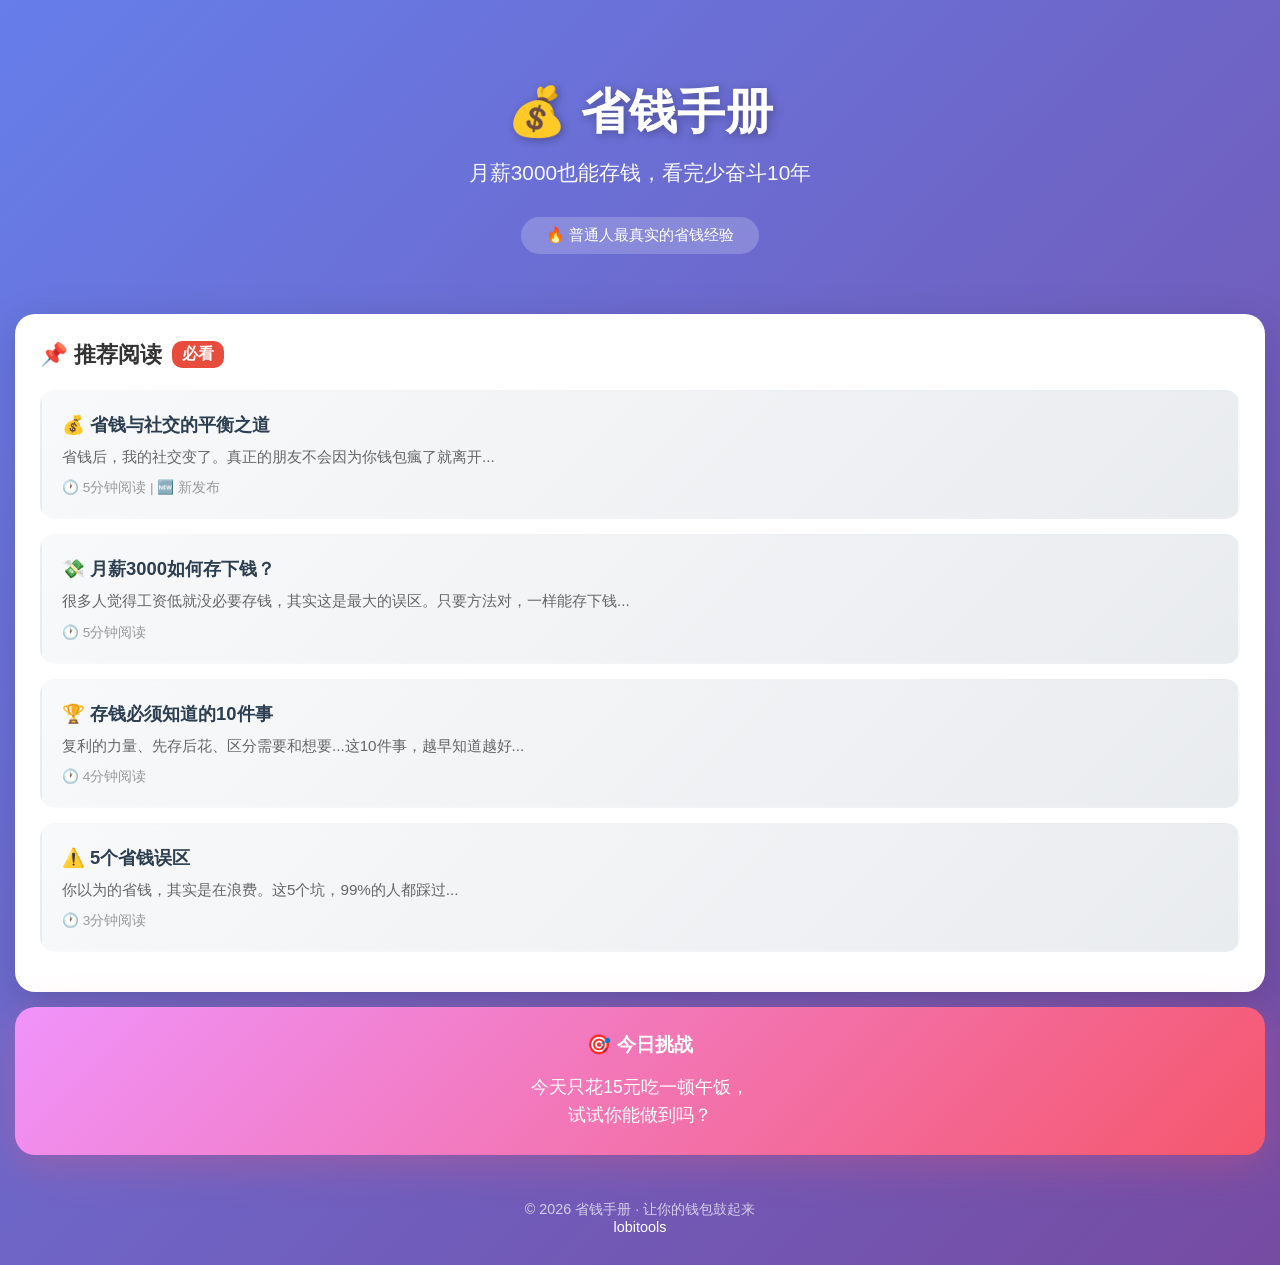
<file: index.html>
<!DOCTYPE html>
<html lang="zh-CN">
<head>
  <meta charset="UTF-8">
  <meta name="viewport" content="width=device-width, initial-scale=1.0">
  <title>省钱手册 - 让你的钱包鼓起来</title>
  <meta name="description" content="省钱手册，分享真实有效的省钱存钱方法，月薪3000也能存下钱，提供最实用的省钱攻略和低消费生活技巧">
  <meta name="keywords" content="省钱,存钱,省钱攻略,低消费,极简生活,存钱方法,省钱技巧,月薪3000存钱,理财">
  <style>
    * { margin: 0; padding: 0; box-sizing: border-box; }
    body { font-family: -apple-system, BlinkMacSystemFont, 'Segoe UI', sans-serif; background: linear-gradient(135deg, #667eea 0%, #764ba2 100%); min-height: 100vh; }
    .hero { text-align: center; padding: 80px 20px 60px; color: #fff; }
    .hero h1 { font-size: 3em; margin-bottom: 15px; text-shadow: 2px 2px 10px rgba(0,0,0,0.3); }
    .hero p { font-size: 1.3em; opacity: 0.95; margin-bottom: 30px; }
    .hero .tagline { background: rgba(255,255,255,0.2); display: inline-block; padding: 8px 25px; border-radius: 25px; font-size: 0.95em; }
    .hot-section { background: #fff; margin: 0 15px 15px; border-radius: 20px; padding: 25px; box-shadow: 0 10px 40px rgba(0,0,0,0.15); }
    .hot-section h2 { color: #333; font-size: 1.4em; margin-bottom: 20px; display: flex; align-items: center; gap: 10px; }
    .hot-section h2 span { background: #e74c3c; color: #fff; padding: 3px 10px; border-radius: 10px; font-size: 0.7em; }
    .article-card { display: block; background: linear-gradient(135deg, #f8f9fa 0%, #e9ecef 100%); padding: 20px; border-radius: 15px; margin-bottom: 15px; text-decoration: none; color: #333; transition: all 0.3s; border: 2px solid transparent; }
    .article-card:hover { transform: translateY(-3px); border-color: #667eea; box-shadow: 0 8px 25px rgba(102,126,234,0.2); }
    .article-card h3 { color: #2c3e50; font-size: 1.15em; margin-bottom: 8px; }
    .article-card p { color: #666; font-size: 0.95em; line-height: 1.6; }
    .article-card .meta { margin-top: 10px; font-size: 0.85em; color: #999; }
    .challenge-box { background: linear-gradient(135deg, #f093fb 0%, #f5576c 100%); margin: 0 15px 15px; border-radius: 20px; padding: 25px; color: #fff; text-align: center; box-shadow: 0 10px 40px rgba(245,87,108,0.3); }
    .challenge-box h3 { font-size: 1.2em; margin-bottom: 15px; }
    .challenge-box p { font-size: 1.1em; line-height: 1.6; }
    .footer { text-align: center; padding: 30px 20px; color: rgba(255,255,255,0.7); font-size: 0.9em; }
    .footer a { color: #fff; text-decoration: none; }
    @media (max-width: 600px) { .hero h1 { font-size: 2.2em; } .hero p { font-size: 1.1em; } }
  </style>
</head>
<body>
  <div class="hero">
    <h1>💰 省钱手册</h1>
    <p>月薪3000也能存钱，看完少奋斗10年</p>
    <span class="tagline">🔥 普通人最真实的省钱经验</span>
  </div>
  
  <div class="hot-section">
    <h2>📌 推荐阅读 <span>必看</span></h2>
    
    <a href="2026-04-25-省钱与社交的平衡之道.html" class="article-card">
      <h3>💰 省钱与社交的平衡之道</h3>
      <p>省钱后，我的社交变了。真正的朋友不会因为你钱包瘋了就离开...</p>
      <div class="meta">🕐 5分钟阅读 | 🆕 新发布</div>
    </a>
    
    <a href="2026-04-23-月薪3000如何存钱.html" class="article-card">
      <h3>💸 月薪3000如何存下钱？</h3>
      <p>很多人觉得工资低就没必要存钱，其实这是最大的误区。只要方法对，一样能存下钱...</p>
      <div class="meta">🕐 5分钟阅读</div>
    </a>
    
    <a href="2026-04-23-存钱必须知道的10件事.html" class="article-card">
      <h3>🏆 存钱必须知道的10件事</h3>
      <p>复利的力量、先存后花、区分需要和想要...这10件事，越早知道越好...</p>
      <div class="meta">🕐 4分钟阅读</div>
    </a>
    
    <a href="2026-04-23-5个省钱误区.html" class="article-card">
      <h3>⚠️ 5个省钱误区</h3>
      <p>你以为的省钱，其实是在浪费。这5个坑，99%的人都踩过...</p>
      <div class="meta">🕐 3分钟阅读</div>
    </a>
  </div>
  
  <div class="challenge-box">
    <h3>🎯 今日挑战</h3>
    <p>今天只花15元吃一顿午饭，<br>试试你能做到吗？</p>
  </div>
  
  <div class="footer">
    &copy; 2026 省钱手册 · 让你的钱包鼓起来<br>
    <a href="https://lobitools.github.io">lobitools</a>
  </div>
</body>
</html>
</file>
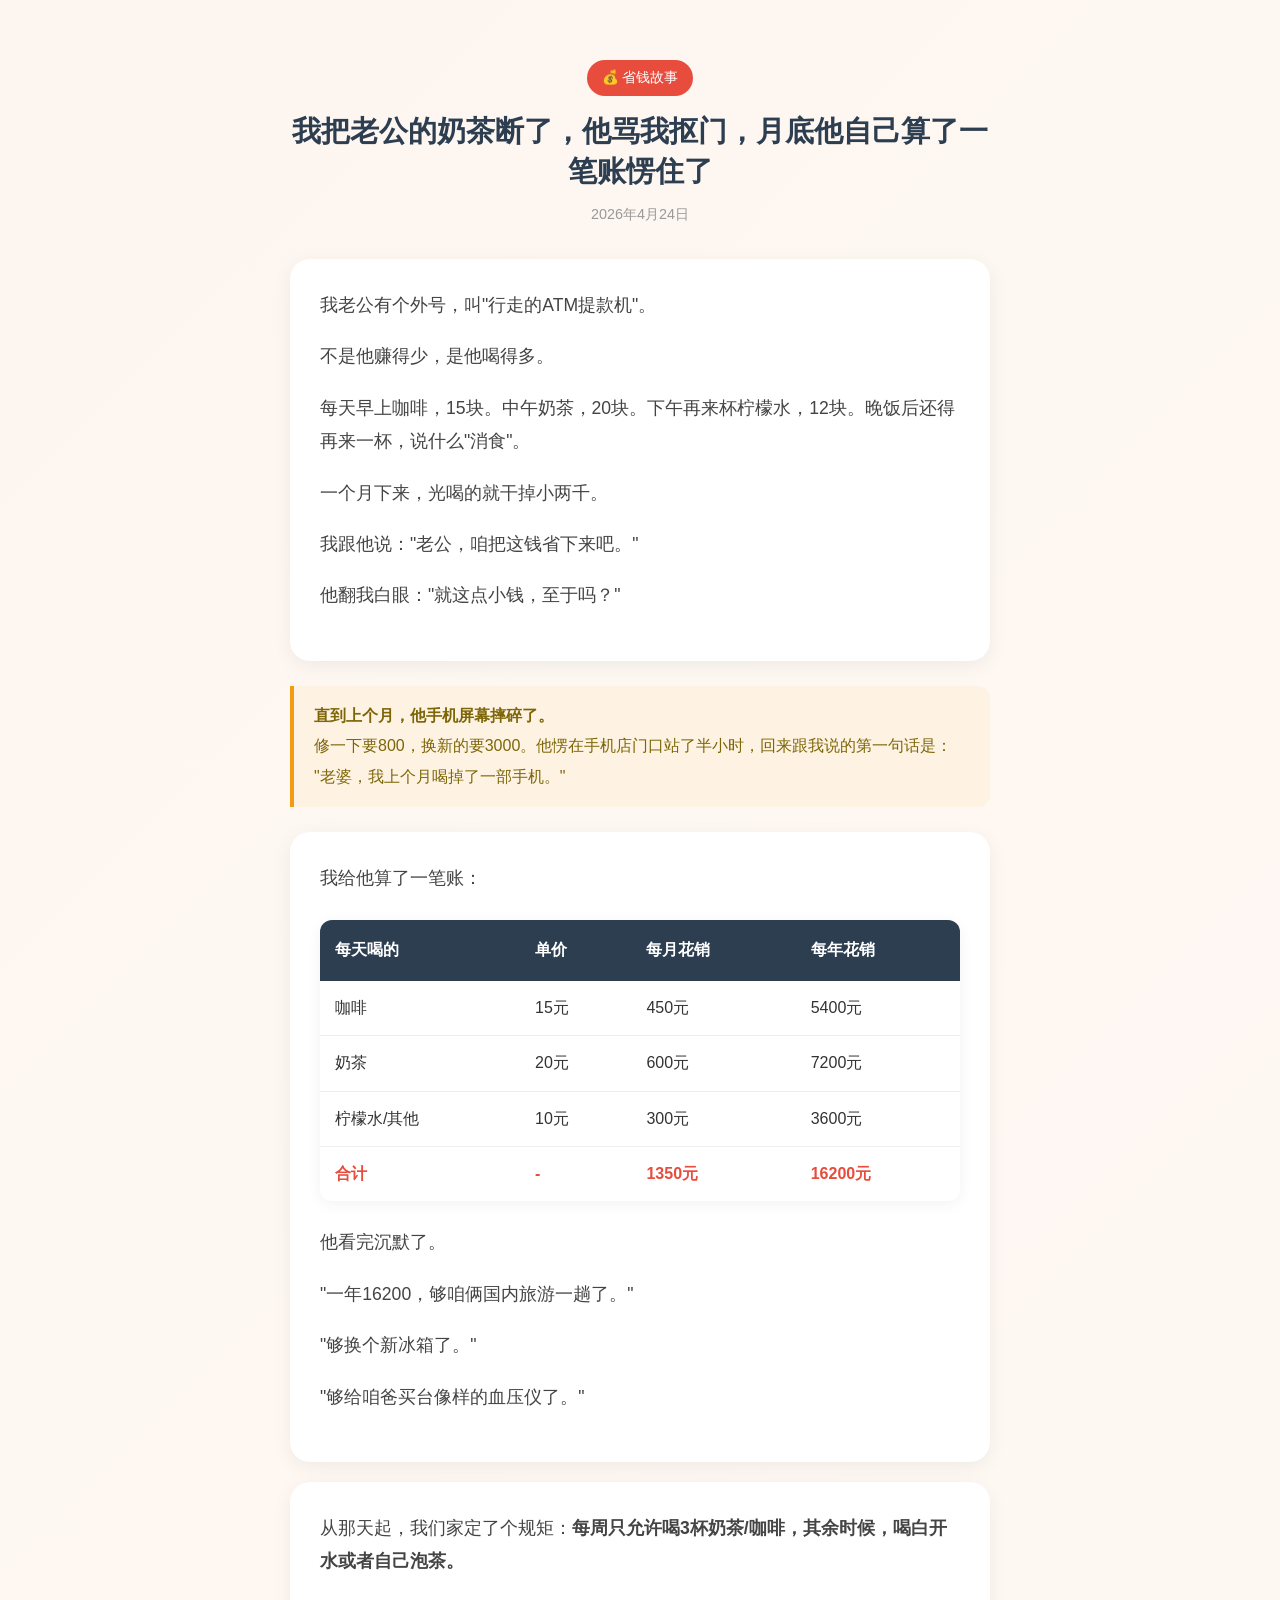
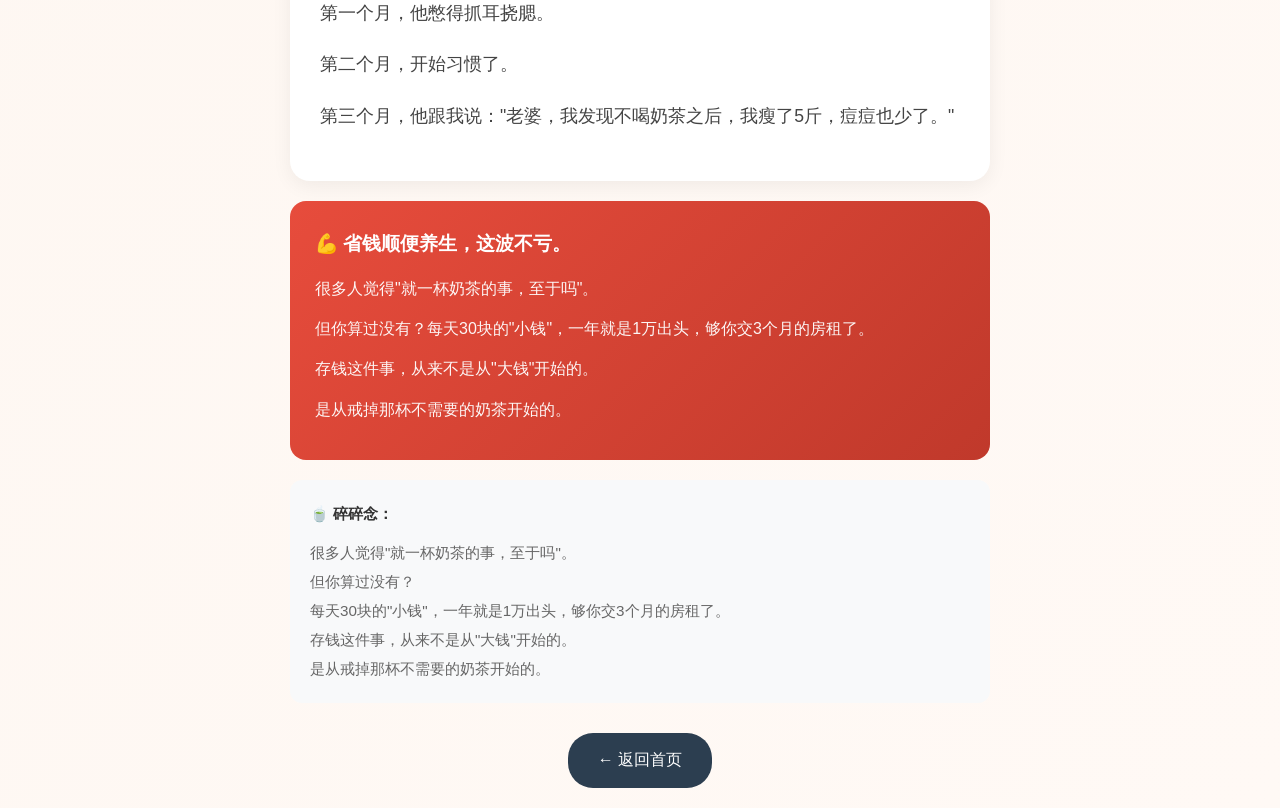
<file: 2026-04-24-老公骂我抠门.html>
<!DOCTYPE html>
<html lang="zh-CN">
<head>
    <meta charset="UTF-8">
    <meta name="viewport" content="width=device-width, initial-scale=1.0">
    <title>我把老公的奶茶断了，他骂我抠门，月底他自己算了一笔账愣住了 - 省钱手册</title>
    <style>
        * { margin: 0; padding: 0; box-sizing: border-box; }
        body { font-family: -apple-system, BlinkMacSystemFont, 'Segoe UI', sans-serif; background: linear-gradient(135deg, #fdf6f0 0%, #fff9f5 100%); min-height: 100vh; padding: 20px; line-height: 1.9; color: #333; }
        .container { max-width: 700px; margin: 0 auto; }
        header { text-align: center; padding: 40px 0 30px; }
        header .tag { display: inline-block; background: #e74c3c; color: #fff; padding: 5px 15px; border-radius: 20px; font-size: 0.85em; margin-bottom: 15px; }
        header h1 { font-size: 1.8em; color: #2c3e50; margin-bottom: 10px; line-height: 1.4; }
        header .date { color: #999; font-size: 0.9em; }
        .story-card { background: #fff; border-radius: 20px; padding: 30px; margin-bottom: 20px; box-shadow: 0 5px 20px rgba(0,0,0,0.06); }
        .story-card p { font-size: 1.1em; margin-bottom: 18px; color: #444; }
        .highlight { background: #fef3e2; border-left: 4px solid #f39c12; padding: 15px 20px; border-radius: 0 12px 12px 0; margin: 25px 0; }
        .highlight p { margin: 0; color: #7d6608; }
        table { width: 100%; border-collapse: collapse; margin: 25px 0; background: #fff; border-radius: 12px; overflow: hidden; box-shadow: 0 3px 15px rgba(0,0,0,0.05); }
        th { background: #2c3e50; color: #fff; padding: 15px; text-align: left; }
        td { padding: 12px 15px; border-bottom: 1px solid #eee; }
        tr:last-child td { border-bottom: none; font-weight: bold; color: #e74c3c; }
        .ending { background: linear-gradient(135deg, #e74c3c, #c0392b); color: #fff; padding: 25px; border-radius: 16px; margin-top: 20px; }
        .ending h3 { margin-bottom: 12px; }
        .ending p { opacity: 0.95; margin-bottom: 10px; }
        .ps { background: #f8f9fa; padding: 20px; border-radius: 12px; margin-top: 20px; font-size: 0.95em; color: #666; }
        .ps h4 { color: #333; margin-bottom: 10px; }
        .back-btn { display: inline-block; margin-top: 30px; padding: 12px 30px; background: #2c3e50; color: #fff; text-decoration: none; border-radius: 25px; transition: background 0.3s; }
        .back-btn:hover { background: #1a252f; }
        .back-wrap { text-align: center; }
        @media (max-width: 600px) { header h1 { font-size: 1.5em; } .story-card { padding: 20px; } table { font-size: 0.9em; } th, td { padding: 10px; } }
    </style>
</head>
<body>
    <div class="container">
        <header>
            <span class="tag">💰 省钱故事</span>
            <h1>我把老公的奶茶断了，他骂我抠门，月底他自己算了一笔账愣住了</h1>
            <p class="date">2026年4月24日</p>
        </header>
        
        <div class="story-card">
            <p>我老公有个外号，叫"行走的ATM提款机"。</p>
            <p>不是他赚得少，是他喝得多。</p>
            <p>每天早上咖啡，15块。中午奶茶，20块。下午再来杯柠檬水，12块。晚饭后还得再来一杯，说什么"消食"。</p>
            <p>一个月下来，光喝的就干掉小两千。</p>
            <p>我跟他说："老公，咱把这钱省下来吧。"</p>
            <p>他翻我白眼："就这点小钱，至于吗？"</p>
        </div>
        
        <div class="highlight">
            <p><strong>直到上个月，他手机屏幕摔碎了。</strong></p>
            <p>修一下要800，换新的要3000。他愣在手机店门口站了半小时，回来跟我说的第一句话是：</p>
            <p>"老婆，我上个月喝掉了一部手机。"</p>
        </div>
        
        <div class="story-card">
            <p>我给他算了一笔账：</p>
            <table>
                <tr><th>每天喝的</th><th>单价</th><th>每月花销</th><th>每年花销</th></tr>
                <tr><td>咖啡</td><td>15元</td><td>450元</td><td>5400元</td></tr>
                <tr><td>奶茶</td><td>20元</td><td>600元</td><td>7200元</td></tr>
                <tr><td>柠檬水/其他</td><td>10元</td><td>300元</td><td>3600元</td></tr>
                <tr><td>合计</td><td>-</td><td>1350元</td><td>16200元</td></tr>
            </table>
            <p>他看完沉默了。</p>
            <p>"一年16200，够咱俩国内旅游一趟了。"</p>
            <p>"够换个新冰箱了。"</p>
            <p>"够给咱爸买台像样的血压仪了。"</p>
        </div>
        
        <div class="story-card">
            <p>从那天起，我们家定了个规矩：<strong>每周只允许喝3杯奶茶/咖啡，其余时候，喝白开水或者自己泡茶。</strong></p>
            <p>第一个月，他憋得抓耳挠腮。</p>
            <p>第二个月，开始习惯了。</p>
            <p>第三个月，他跟我说："老婆，我发现不喝奶茶之后，我瘦了5斤，痘痘也少了。"</p>
        </div>
        
        <div class="ending">
            <h3>💪 省钱顺便养生，这波不亏。</h3>
            <p>很多人觉得"就一杯奶茶的事，至于吗"。</p>
            <p>但你算过没有？每天30块的"小钱"，一年就是1万出头，够你交3个月的房租了。</p>
            <p>存钱这件事，从来不是从"大钱"开始的。</p>
            <p>是从戒掉那杯不需要的奶茶开始的。</p>
        </div>
        
        <div class="ps">
            <h4>🍵 碎碎念：</h4>
            <p>很多人觉得"就一杯奶茶的事，至于吗"。</p>
            <p>但你算过没有？</p>
            <p>每天30块的"小钱"，一年就是1万出头，够你交3个月的房租了。</p>
            <p>存钱这件事，从来不是从"大钱"开始的。</p>
            <p>是从戒掉那杯不需要的奶茶开始的。</p>
        </div>
        
        <div class="back-wrap">
            <a href="index.html" class="back-btn">← 返回首页</a>
        </div>
    </div>
</body>
</html>
</file>
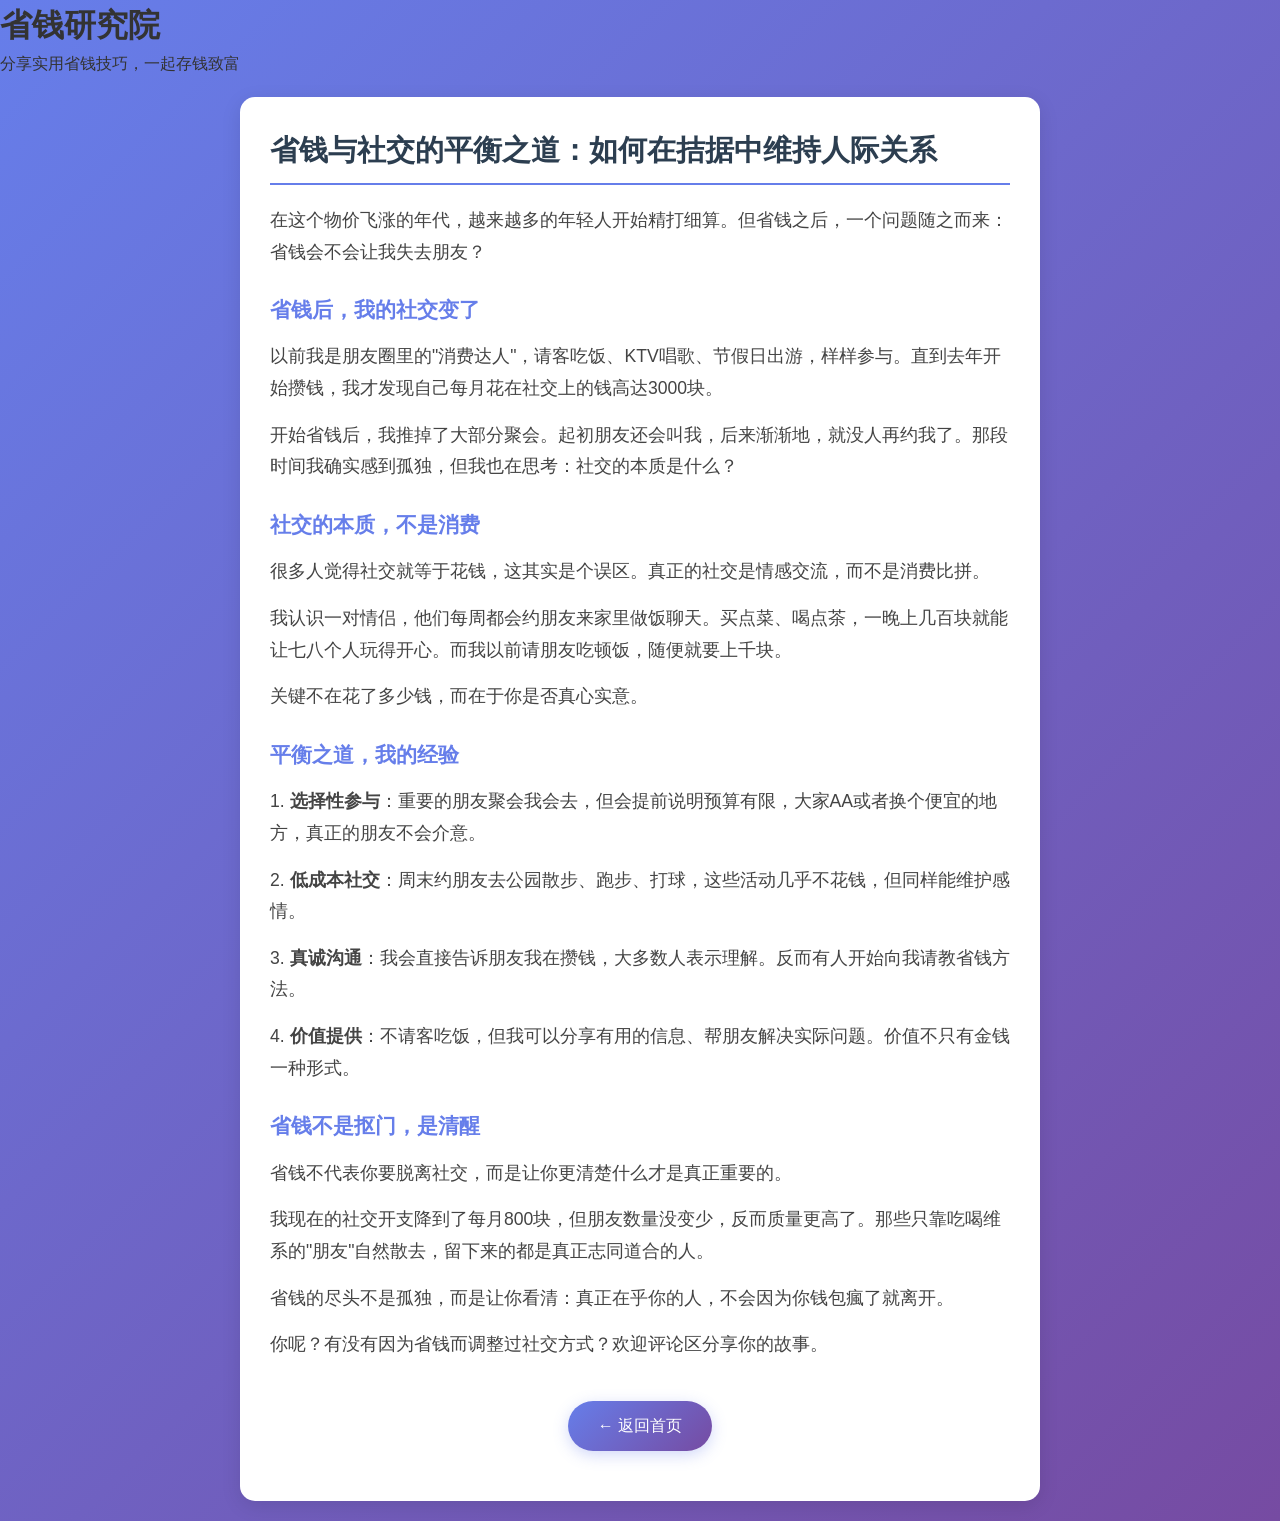
<file: 2026-04-25-省钱与社交的平衡之道.html>
<!DOCTYPE html>
<html lang="zh-CN">
<head>
    <meta charset="UTF-8">
    <title>省钱与社交的平衡之道：如何在拮据中维持人际关系 - 省钱研究院</title>
    <meta name="description" content="省钱与社交的平衡之道，分享年轻人如何在省钱的同时维持人际关系，真实经历+实用方法">
    <meta name="keywords" content="省钱,社交,人际关系,年轻人理财,省钱技巧,极简生活">
    <link rel="stylesheet" href="style.css">
</head>
<body>
    <header>
        <h1>省钱研究院</h1>
        <p>分享实用省钱技巧，一起存钱致富</p>
    </header>
    <main class="article">
        <h2>省钱与社交的平衡之道：如何在拮据中维持人际关系</h2>
        
        <p>在这个物价飞涨的年代，越来越多的年轻人开始精打细算。但省钱之后，一个问题随之而来：省钱会不会让我失去朋友？</p>
        
        <h3>省钱后，我的社交变了</h3>
        <p>以前我是朋友圈里的"消费达人"，请客吃饭、KTV唱歌、节假日出游，样样参与。直到去年开始攒钱，我才发现自己每月花在社交上的钱高达3000块。</p>
        
        <p>开始省钱后，我推掉了大部分聚会。起初朋友还会叫我，后来渐渐地，就没人再约我了。那段时间我确实感到孤独，但我也在思考：社交的本质是什么？</p>
        
        <h3>社交的本质，不是消费</h3>
        <p>很多人觉得社交就等于花钱，这其实是个误区。真正的社交是情感交流，而不是消费比拼。</p>
        
        <p>我认识一对情侣，他们每周都会约朋友来家里做饭聊天。买点菜、喝点茶，一晚上几百块就能让七八个人玩得开心。而我以前请朋友吃顿饭，随便就要上千块。</p>
        
        <p>关键不在花了多少钱，而在于你是否真心实意。</p>
        
        <h3>平衡之道，我的经验</h3>
        <p>1. <strong>选择性参与</strong>：重要的朋友聚会我会去，但会提前说明预算有限，大家AA或者换个便宜的地方，真正的朋友不会介意。</p>
        
        <p>2. <strong>低成本社交</strong>：周末约朋友去公园散步、跑步、打球，这些活动几乎不花钱，但同样能维护感情。</p>
        
        <p>3. <strong>真诚沟通</strong>：我会直接告诉朋友我在攒钱，大多数人表示理解。反而有人开始向我请教省钱方法。</p>
        
        <p>4. <strong>价值提供</strong>：不请客吃饭，但我可以分享有用的信息、帮朋友解决实际问题。价值不只有金钱一种形式。</p>
        
        <h3>省钱不是抠门，是清醒</h3>
        <p>省钱不代表你要脱离社交，而是让你更清楚什么才是真正重要的。</p>
        
        <p>我现在的社交开支降到了每月800块，但朋友数量没变少，反而质量更高了。那些只靠吃喝维系的"朋友"自然散去，留下来的都是真正志同道合的人。</p>
        
        <p>省钱的尽头不是孤独，而是让你看清：真正在乎你的人，不会因为你钱包瘋了就离开。</p>
        
        <p>你呢？有没有因为省钱而调整过社交方式？欢迎评论区分享你的故事。</p>
        
        <div class="back-wrap">
            <a href="index.html">← 返回首页</a>
        </div>
    </main>
</body>
</html>
</file>
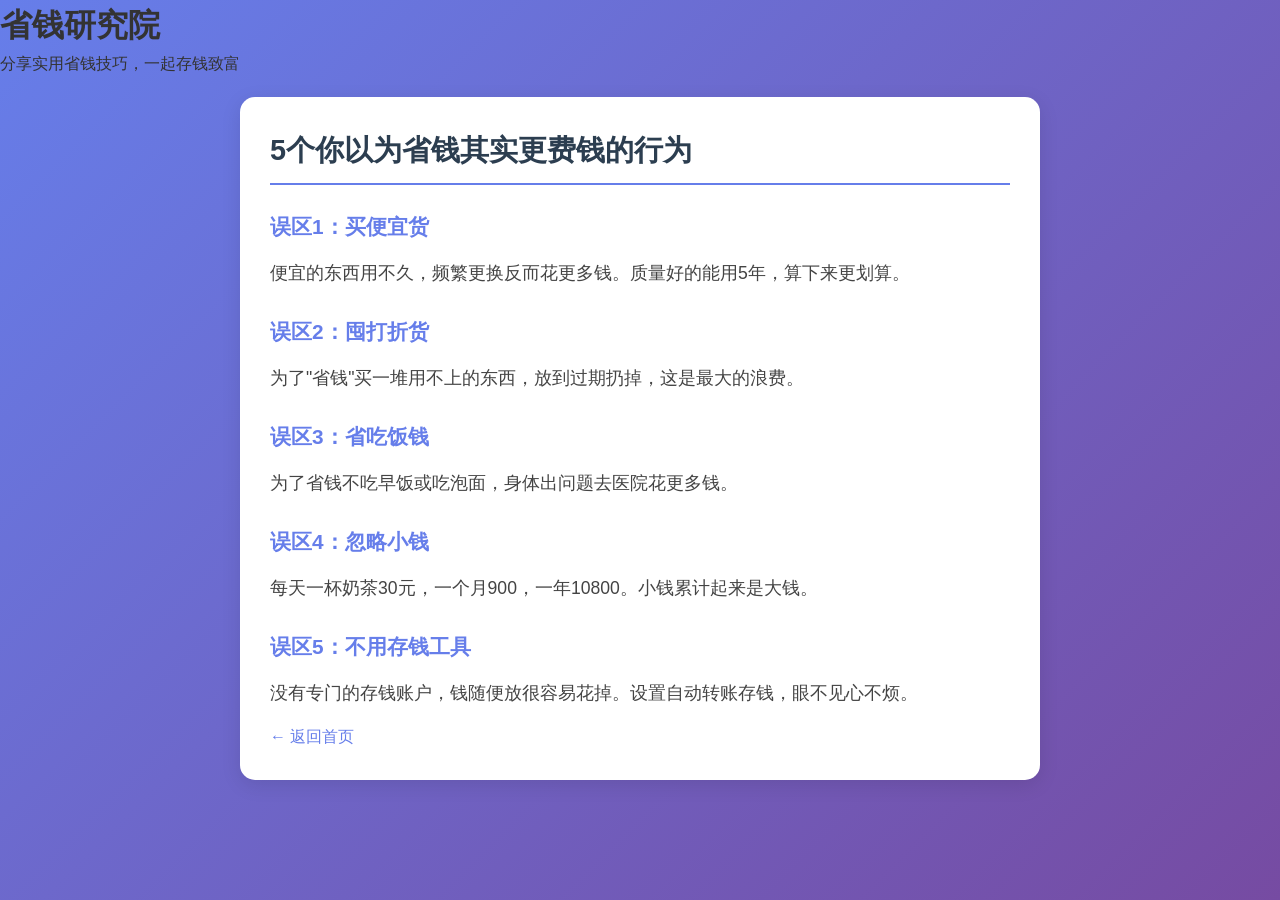
<file: _posts/2026-04-23-5个省钱误区.html>
<!DOCTYPE html>
<html lang="zh-CN">
<head>
    <meta charset="UTF-8">
    <title>5个省钱误区- 省钱研究院</title>
    <link rel="stylesheet" href="../style.css">
</head>
<body>
    <header>
        <h1>省钱研究院</h1>
        <p>分享实用省钱技巧，一起存钱致富</p>
    </header>
    <main class="article">
        <h2>5个你以为省钱其实更费钱的行为</h2>
        <h3>误区1：买便宜货</h3>
        <p>便宜的东西用不久，频繁更换反而花更多钱。质量好的能用5年，算下来更划算。</p>
        <h3>误区2：囤打折货</h3>
        <p>为了"省钱"买一堆用不上的东西，放到过期扔掉，这是最大的浪费。</p>
        <h3>误区3：省吃饭钱</h3>
        <p>为了省钱不吃早饭或吃泡面，身体出问题去医院花更多钱。</p>
        <h3>误区4：忽略小钱</h3>
        <p>每天一杯奶茶30元，一个月900，一年10800。小钱累计起来是大钱。</p>
        <h3>误区5：不用存钱工具</h3>
        <p>没有专门的存钱账户，钱随便放很容易花掉。设置自动转账存钱，眼不见心不烦。</p>
        <a href="../index.html">← 返回首页</a>
    </main>
</body>
</html>
</file>
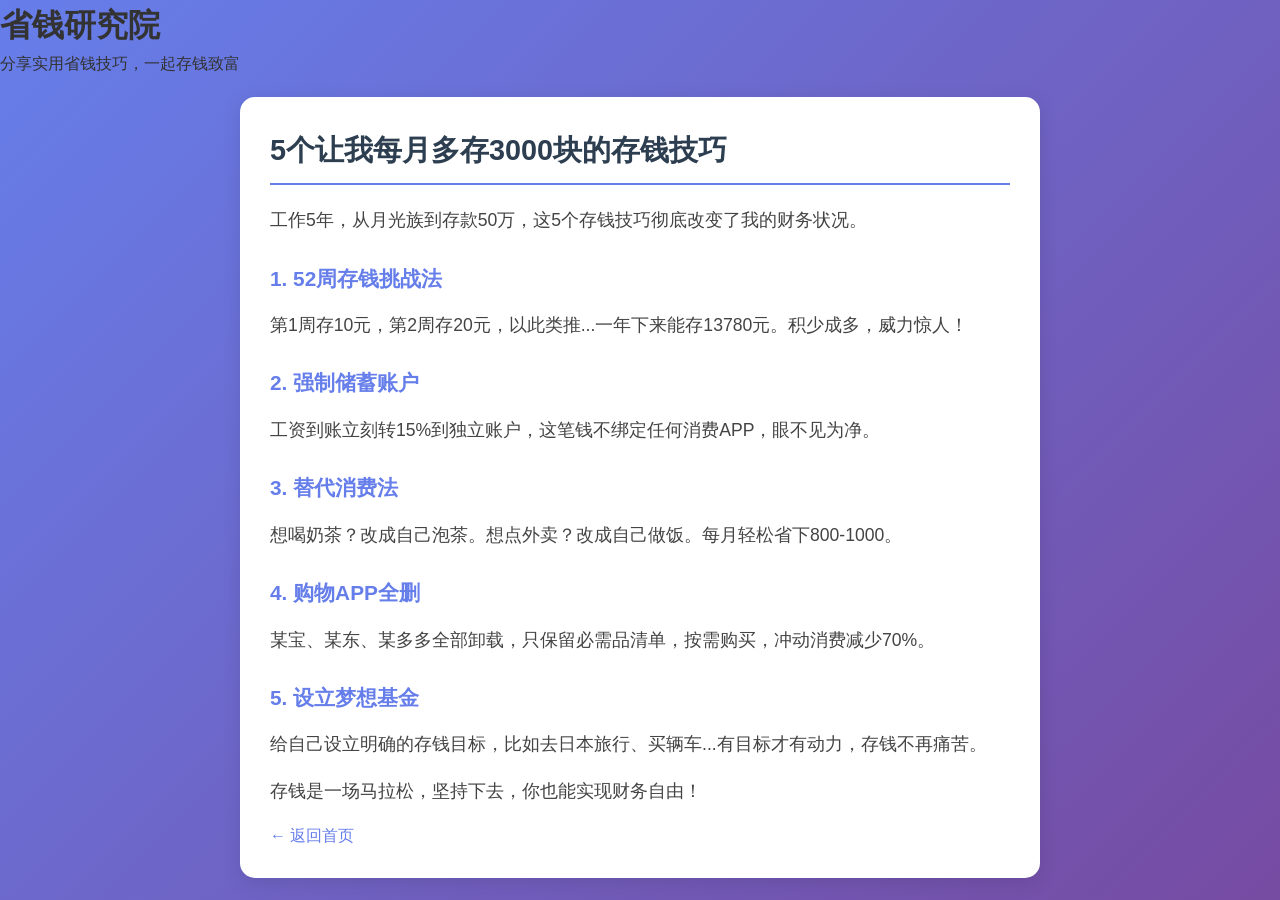
<file: _posts/2026-04-23-5个让我每月多存3000块的存钱技巧.html>
<!DOCTYPE html>
<html lang="zh-CN">
<head>
    <meta charset="UTF-8">
    <title>5个让我每月多存3000块的存钱技巧 - 省钱研究院</title>
    <link rel="stylesheet" href="../style.css">
</head>
<body>
    <header>
        <h1>省钱研究院</h1>
        <p>分享实用省钱技巧，一起存钱致富</p>
    </header>
    <main class="article">
        <h2>5个让我每月多存3000块的存钱技巧</h2>
        <p>工作5年，从月光族到存款50万，这5个存钱技巧彻底改变了我的财务状况。</p>
        <h3>1. 52周存钱挑战法</h3>
        <p>第1周存10元，第2周存20元，以此类推...一年下来能存13780元。积少成多，威力惊人！</p>
        <h3>2. 强制储蓄账户</h3>
        <p>工资到账立刻转15%到独立账户，这笔钱不绑定任何消费APP，眼不见为净。</p>
        <h3>3. 替代消费法</h3>
        <p>想喝奶茶？改成自己泡茶。想点外卖？改成自己做饭。每月轻松省下800-1000。</p>
        <h3>4. 购物APP全删</h3>
        <p>某宝、某东、某多多全部卸载，只保留必需品清单，按需购买，冲动消费减少70%。</p>
        <h3>5. 设立梦想基金</h3>
        <p>给自己设立明确的存钱目标，比如去日本旅行、买辆车...有目标才有动力，存钱不再痛苦。</p>
        <p>存钱是一场马拉松，坚持下去，你也能实现财务自由！</p>
        <a href="../index.html">← 返回首页</a>
    </main>
</body>
</html>
</file>
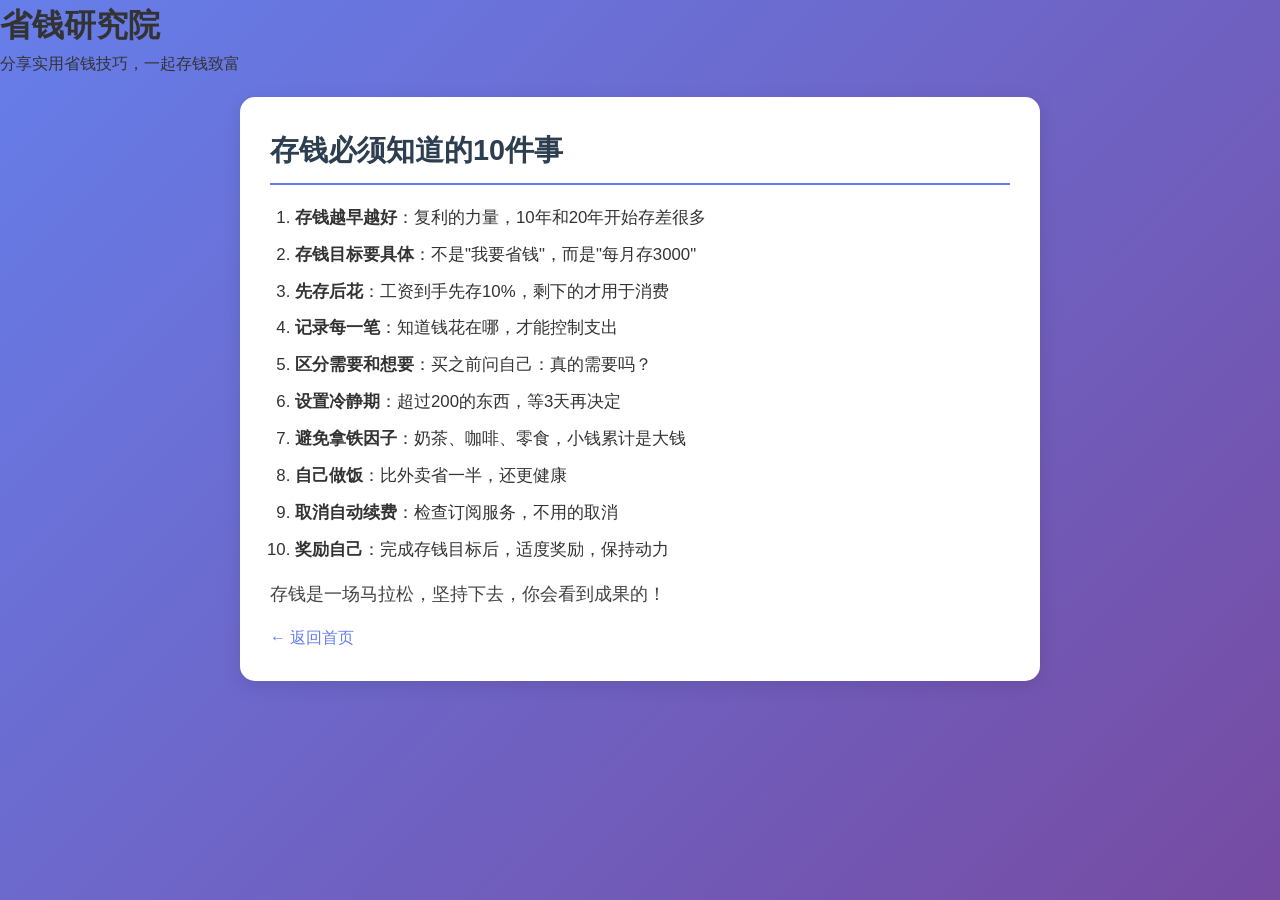
<file: _posts/2026-04-23-存钱必须知道的10件事.html>
<!DOCTYPE html>
<html lang="zh-CN">
<head>
    <meta charset="UTF-8">
    <title>存钱必须知道的10件事- 省钱研究院</title>
    <link rel="stylesheet" href="../style.css">
</head>
<body>
    <header>
        <h1>省钱研究院</h1>
        <p>分享实用省钱技巧，一起存钱致富</p>
    </header>
    <main class="article">
        <h2>存钱必须知道的10件事</h2>
        <ol>
            <li><strong>存钱越早越好</strong>：复利的力量，10年和20年开始存差很多</li>
            <li><strong>存钱目标要具体</strong>：不是"我要省钱"，而是"每月存3000"</li>
            <li><strong>先存后花</strong>：工资到手先存10%，剩下的才用于消费</li>
            <li><strong>记录每一笔</strong>：知道钱花在哪，才能控制支出</li>
            <li><strong>区分需要和想要</strong>：买之前问自己：真的需要吗？</li>
            <li><strong>设置冷静期</strong>：超过200的东西，等3天再决定</li>
            <li><strong>避免拿铁因子</strong>：奶茶、咖啡、零食，小钱累计是大钱</li>
            <li><strong>自己做饭</strong>：比外卖省一半，还更健康</li>
            <li><strong>取消自动续费</strong>：检查订阅服务，不用的取消</li>
            <li><strong>奖励自己</strong>：完成存钱目标后，适度奖励，保持动力</li>
        </ol>
        <p>存钱是一场马拉松，坚持下去，你会看到成果的！</p>
        <a href="../index.html">← 返回首页</a>
    </main>
</body>
</html>
</file>
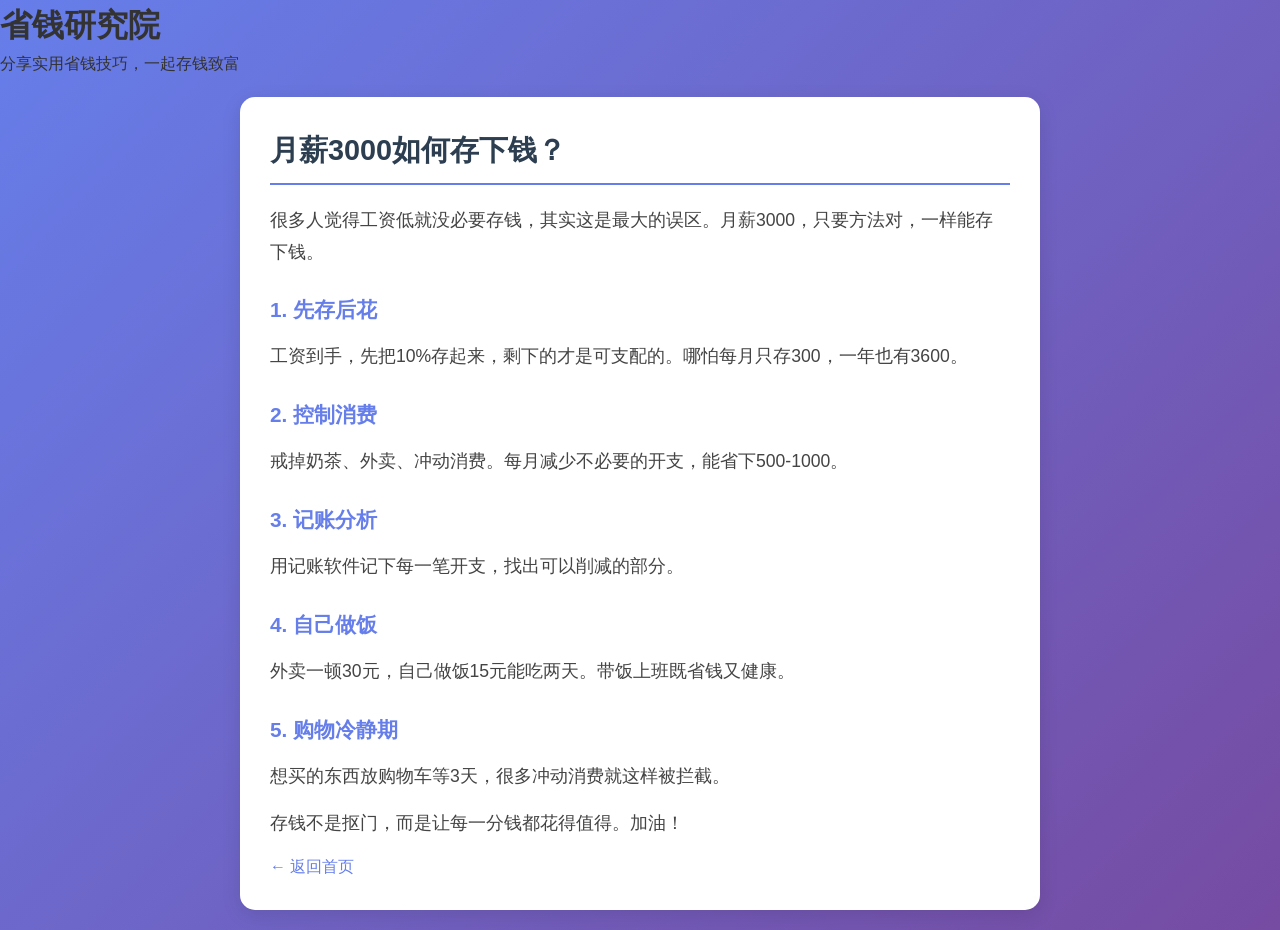
<file: _posts/2026-04-23-月薪3000如何存钱.html>
<!DOCTYPE html>
<html lang="zh-CN">
<head>
    <meta charset="UTF-8">
    <title>月薪3000如何存下钱？- 省钱研究院</title>
    <link rel="stylesheet" href="../style.css">
</head>
<body>
    <header>
        <h1>省钱研究院</h1>
        <p>分享实用省钱技巧，一起存钱致富</p>
    </header>
    <main class="article">
        <h2>月薪3000如何存下钱？</h2>
        <p>很多人觉得工资低就没必要存钱，其实这是最大的误区。月薪3000，只要方法对，一样能存下钱。</p>
        <h3>1. 先存后花</h3>
        <p>工资到手，先把10%存起来，剩下的才是可支配的。哪怕每月只存300，一年也有3600。</p>
        <h3>2. 控制消费</h3>
        <p>戒掉奶茶、外卖、冲动消费。每月减少不必要的开支，能省下500-1000。</p>
        <h3>3. 记账分析</h3>
        <p>用记账软件记下每一笔开支，找出可以削减的部分。</p>
        <h3>4. 自己做饭</h3>
        <p>外卖一顿30元，自己做饭15元能吃两天。带饭上班既省钱又健康。</p>
        <h3>5. 购物冷静期</h3>
        <p>想买的东西放购物车等3天，很多冲动消费就这样被拦截。</p>
        <p>存钱不是抠门，而是让每一分钱都花得值得。加油！</p>
        <a href="../index.html">← 返回首页</a>
    </main>
</body>
</html>
</file>
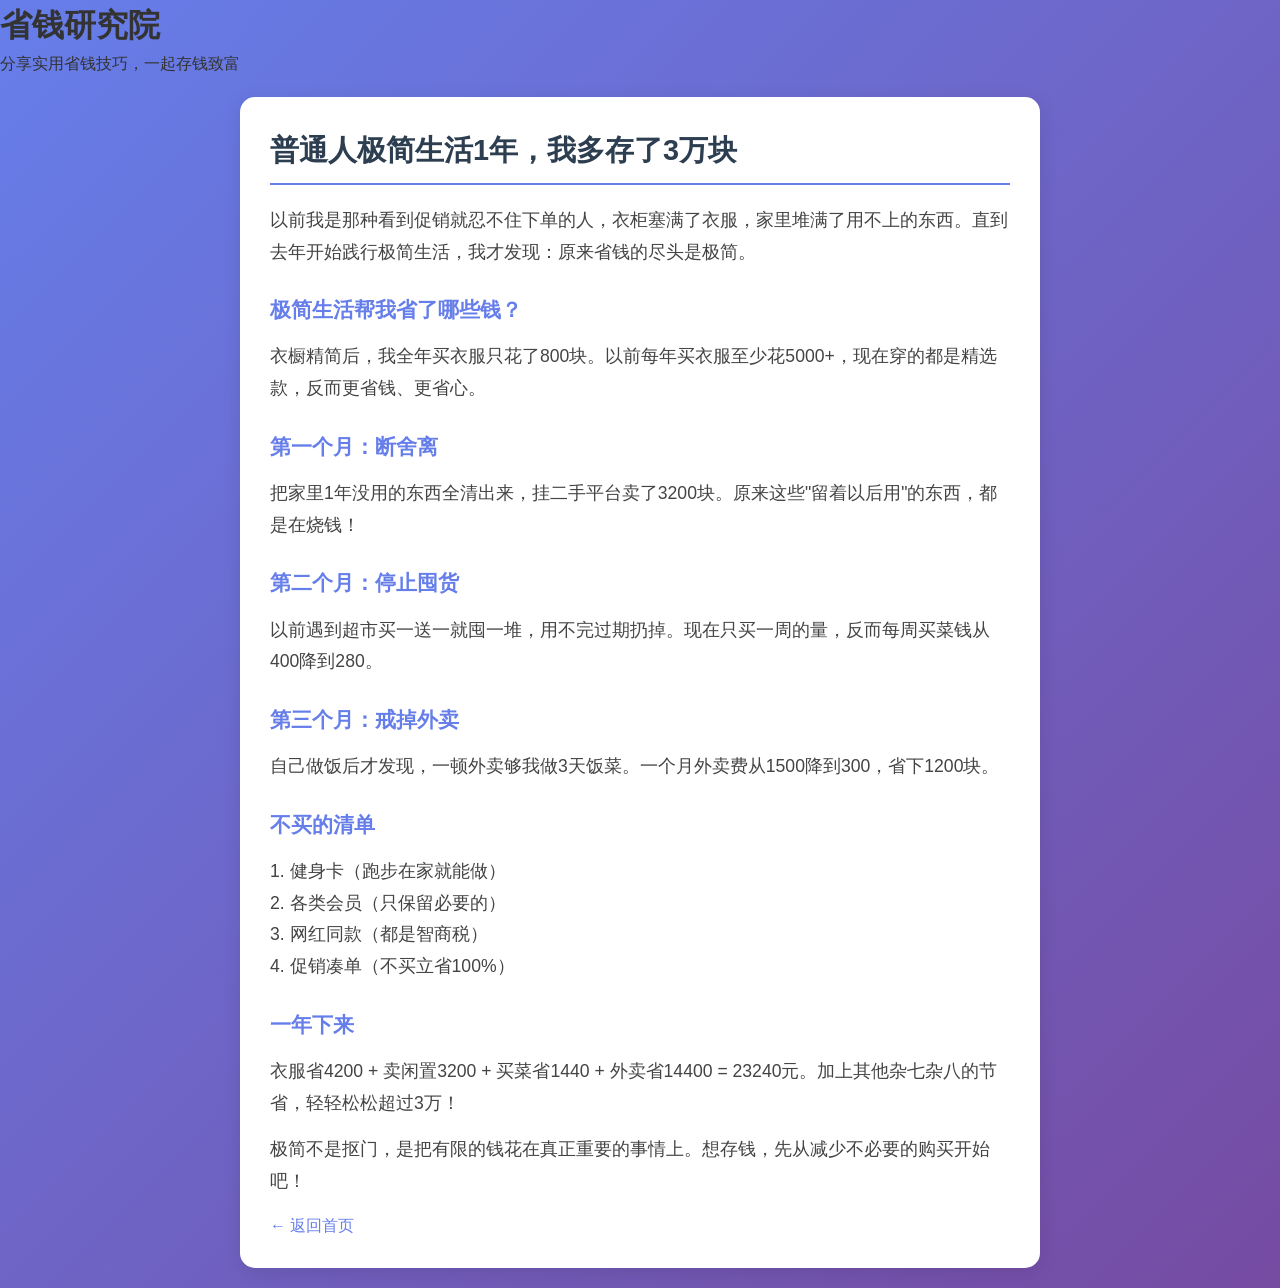
<file: _posts/2026-04-24-普通人极简生活1年多存3万块.html>
<!DOCTYPE html>
<html lang="zh-CN">
<head>
    <meta charset="UTF-8">
    <title>普通人极简生活1年，我多存了3万块 - 省钱研究院</title>
    <link rel="stylesheet" href="../style.css">
</head>
<body>
    <header>
        <h1>省钱研究院</h1>
        <p>分享实用省钱技巧，一起存钱致富</p>
    </header>
    <main class="article">
        <h2>普通人极简生活1年，我多存了3万块</h2>
        <p>以前我是那种看到促销就忍不住下单的人，衣柜塞满了衣服，家里堆满了用不上的东西。直到去年开始践行极简生活，我才发现：原来省钱的尽头是极简。</p>
        <h3>极简生活帮我省了哪些钱？</h3>
        <p>衣橱精简后，我全年买衣服只花了800块。以前每年买衣服至少花5000+，现在穿的都是精选款，反而更省钱、更省心。</p>
        <h3>第一个月：断舍离</h3>
        <p>把家里1年没用的东西全清出来，挂二手平台卖了3200块。原来这些"留着以后用"的东西，都是在烧钱！</p>
        <h3>第二个月：停止囤货</h3>
        <p>以前遇到超市买一送一就囤一堆，用不完过期扔掉。现在只买一周的量，反而每周买菜钱从400降到280。</p>
        <h3>第三个月：戒掉外卖</h3>
        <p>自己做饭后才发现，一顿外卖够我做3天饭菜。一个月外卖费从1500降到300，省下1200块。</p>
        <h3>不买的清单</h3>
        <p>1. 健身卡（跑步在家就能做）<br>2. 各类会员（只保留必要的）<br>3. 网红同款（都是智商税）<br>4. 促销凑单（不买立省100%）</p>
        <h3>一年下来</h3>
        <p>衣服省4200 + 卖闲置3200 + 买菜省1440 + 外卖省14400 = 23240元。加上其他杂七杂八的节省，轻轻松松超过3万！</p>
        <p>极简不是抠门，是把有限的钱花在真正重要的事情上。想存钱，先从减少不必要的购买开始吧！</p>
        <a href="../index.html">← 返回首页</a>
    </main>
</body>
</html>
</file>
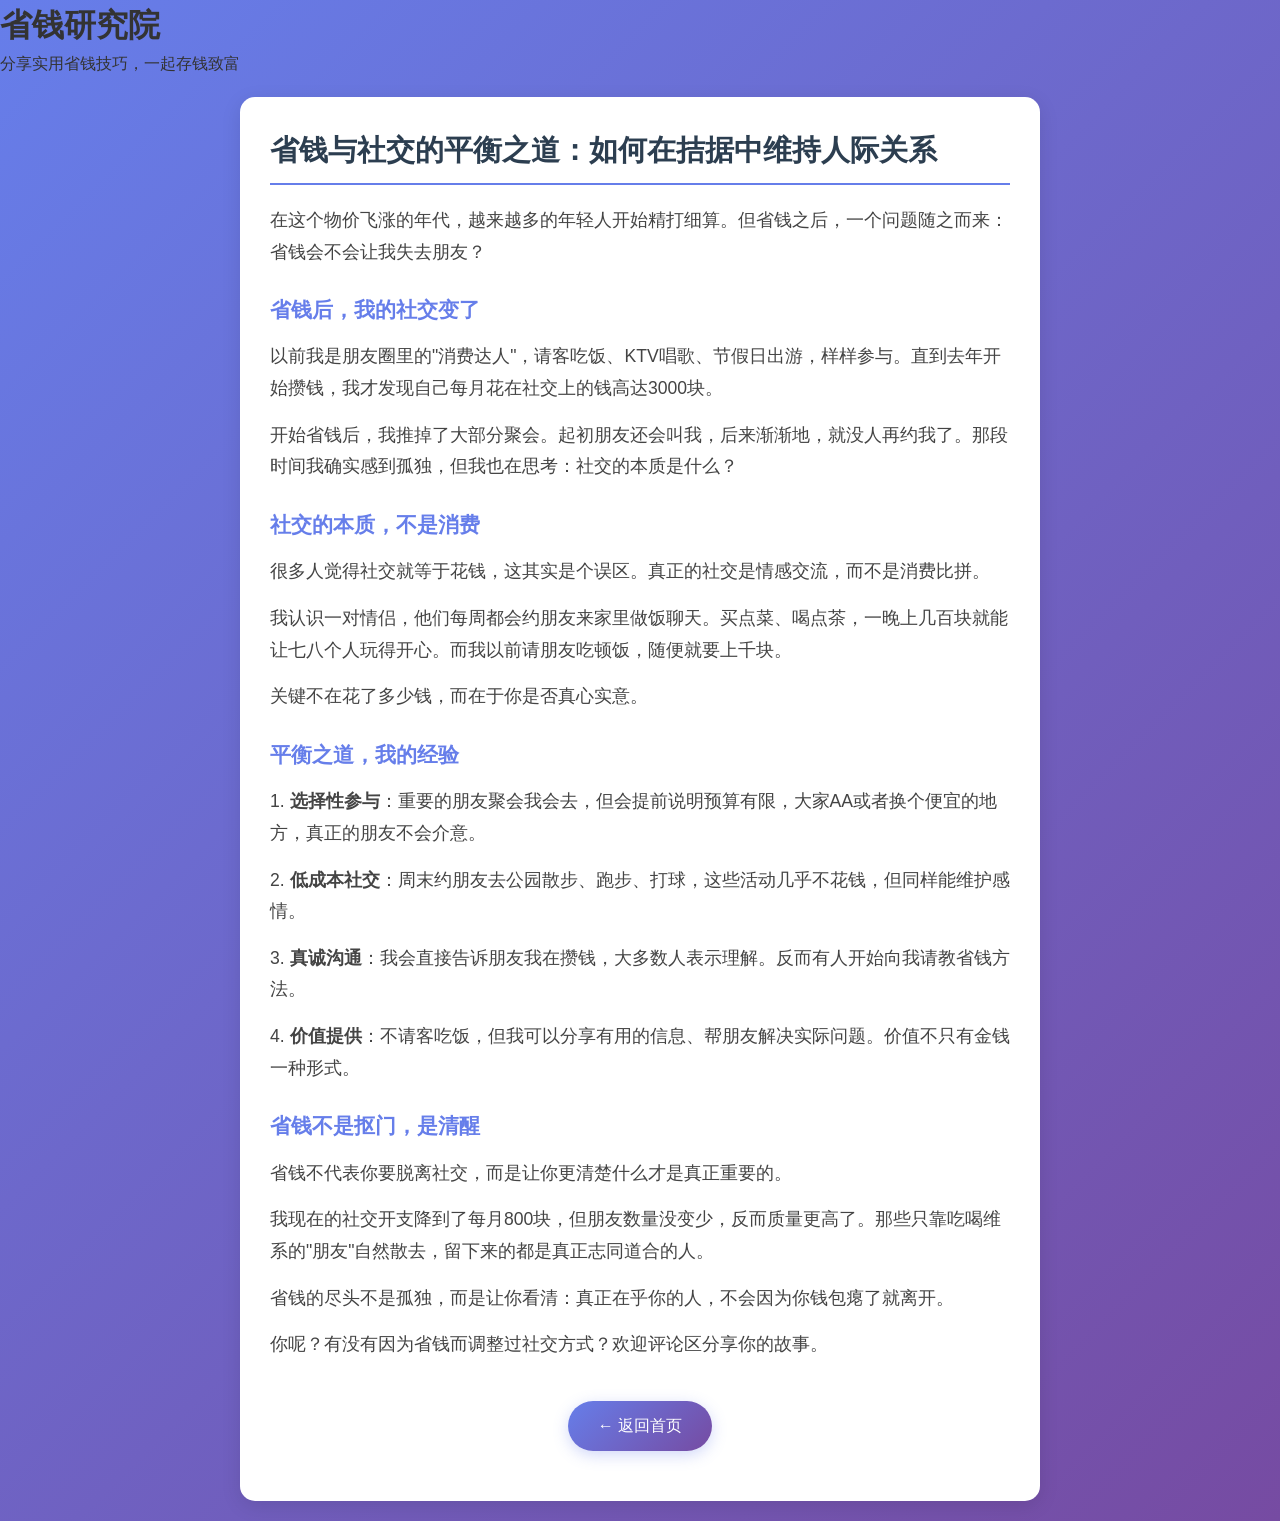
<file: _posts/2026-04-25-省钱与社交的平衡之道.html>
<!DOCTYPE html>
<html lang="zh-CN">
<head>
    <meta charset="UTF-8">
    <title>省钱与社交的平衡之道：如何在拮据中维持人际关系 - 省钱研究院</title>
    <meta name="description" content="省钱与社交的平衡之道，分享年轻人如何在省钱的同时维持人际关系，真实经历+实用方法">
    <meta name="keywords" content="省钱,社交,人际关系,年轻人理财,省钱技巧,极简生活">
    <link rel="stylesheet" href="../style.css">
</head>
<body>
    <header>
        <h1>省钱研究院</h1>
        <p>分享实用省钱技巧，一起存钱致富</p>
    </header>
    <main class="article">
        <h2>省钱与社交的平衡之道：如何在拮据中维持人际关系</h2>
        
        <p>在这个物价飞涨的年代，越来越多的年轻人开始精打细算。但省钱之后，一个问题随之而来：省钱会不会让我失去朋友？</p>
        
        <h3>省钱后，我的社交变了</h3>
        <p>以前我是朋友圈里的"消费达人"，请客吃饭、KTV唱歌、节假日出游，样样参与。直到去年开始攒钱，我才发现自己每月花在社交上的钱高达3000块。</p>
        <p>开始省钱后，我推掉了大部分聚会。起初朋友还会叫我，后来渐渐地，就没人再约我了。那段时间我确实感到孤独，但我也在思考：社交的本质是什么？</p>
        
        <h3>社交的本质，不是消费</h3>
        <p>很多人觉得社交就等于花钱，这其实是个误区。真正的社交是情感交流，而不是消费比拼。</p>
        <p>我认识一对情侣，他们每周都会约朋友来家里做饭聊天。买点菜、喝点茶，一晚上几百块就能让七八个人玩得开心。而我以前请朋友吃顿饭，随便就要上千块。</p>
        <p>关键不在花了多少钱，而在于你是否真心实意。</p>
        
        <h3>平衡之道，我的经验</h3>
        <p>1. <strong>选择性参与</strong>：重要的朋友聚会我会去，但会提前说明预算有限，大家AA或者换个便宜的地方，真正的朋友不会介意。</p>
        <p>2. <strong>低成本社交</strong>：周末约朋友去公园散步、跑步、打球，这些活动几乎不花钱，但同样能维护感情。</p>
        <p>3. <strong>真诚沟通</strong>：我会直接告诉朋友我在攒钱，大多数人表示理解。反而有人开始向我请教省钱方法。</p>
        <p>4. <strong>价值提供</strong>：不请客吃饭，但我可以分享有用的信息、帮朋友解决实际问题。价值不只有金钱一种形式。</p>
        
        <h3>省钱不是抠门，是清醒</h3>
        <p>省钱不代表你要脱离社交，而是让你更清楚什么才是真正重要的。</p>
        <p>我现在的社交开支降到了每月800块，但朋友数量没变少，反而质量更高了。那些只靠吃喝维系的"朋友"自然散去，留下来的都是真正志同道合的人。</p>
        <p>省钱的尽头不是孤独，而是让你看清：真正在乎你的人，不会因为你钱包瘪了就离开。</p>
        
        <p>你呢？有没有因为省钱而调整过社交方式？欢迎评论区分享你的故事。</p>
        
        <div style="text-align:center;margin:40px 0 20px;">
            <a href="../index.html" style="
                display:inline-block;
                padding:12px 30px;
                background:linear-gradient(135deg,#667eea,#764ba2);
                color:#fff;
                text-decoration:none;
                border-radius:25px;
                font-size:1em;
                box-shadow:0 4px 15px rgba(102,126,234,0.3);
            ">← 返回首页</a>
        </div>
    </main>
</body>
</html>
</file>
<file: style.css>
/* 基础样式 */
*{margin:0;padding:0;box-sizing:border-box}
body{font-family:-apple-system,BlinkMacSystemFont,'Segoe UI',sans-serif;background:linear-gradient(135deg,#667eea 0%,#764ba2 100%);min-height:100vh;color:#333;line-height:1.6}

/* 封面区 */
.hero{text-align:center;padding:80px 20px 60px;color:#fff}
.hero h1{font-size:3em;margin-bottom:15px;text-shadow:2px 2px 10px rgba(0,0,0,0.3)}
.hero p{font-size:1.3em;opacity:0.95;margin-bottom:30px}
.hero .tagline{background:rgba(255,255,255,0.2);display:inline-block;padding:8px 25px;border-radius:25px;font-size:0.95em}

/* 热门文章 */
.hot-section{background:#fff;margin:0 15px 15px;border-radius:20px;padding:25px;box-shadow:0 10px 40px rgba(0,0,0,0.15)}
.hot-section h2{color:#333;font-size:1.4em;margin-bottom:20px;display:flex;align-items:center;gap:10px}
.hot-section h2 span{background:#e74c3c;color:#fff;padding:3px 10px;border-radius:10px;font-size:0.7em}

.article-card{display:block;background:linear-gradient(135deg,#f8f9fa 0%,#e9ecef 100%);padding:20px;border-radius:15px;margin-bottom:15px;text-decoration:none;color:#333;transition:all 0.3s;border:2px solid transparent}
.article-card:hover{transform:translateY(-3px);border-color:#667eea;box-shadow:0 8px 25px rgba(102,126,234,0.2)}
.article-card h3{color:#2c3e50;font-size:1.15em;margin-bottom:8px}
.article-card p{color:#666;font-size:0.95em;line-height:1.6}
.article-card .meta{margin-top:10px;font-size:0.85em;color:#999}

/* 每日挑战 */
.challenge-box{background:linear-gradient(135deg,#f093fb 0%,#f5576c 100%);margin:0 15px 15px;border-radius:20px;padding:25px;color:#fff;text-align:center;box-shadow:0 10px 40px rgba(245,87,108,0.3)}
.challenge-box h3{font-size:1.2em;margin-bottom:15px}
.challenge-box p{font-size:1.1em;line-height:1.6}

/* 文章页面 */
.article{background:#fff;margin:20px auto;max-width:800px;padding:30px;border-radius:15px;box-shadow:0 5px 20px rgba(0,0,0,0.1)}
.article h2{color:#2c3e50;font-size:1.8em;margin-bottom:20px;border-bottom:2px solid #667eea;padding-bottom:10px}
.article h3{color:#667eea;font-size:1.3em;margin:25px 0 15px}
.article p{color:#444;font-size:1.1em;line-height:1.8;margin-bottom:15px}
.article ul,.article ol{margin:15px 0 15px 25px;font-size:1.05em}
.article li{margin-bottom:10px}
.article a{color:#667eea;text-decoration:none}
.article a:hover{text-decoration:underline}

/* 底部 */
.footer{text-align:center;padding:30px 20px;color:rgba(255,255,255,0.7);font-size:0.9em}
.footer a{color:#fff;text-decoration:none}

/* 返回按钮 */
.back-wrap{text-align:center;margin:40px 0 20px}
.back-wrap a{display:inline-block;padding:12px 30px;background:linear-gradient(135deg,#667eea,#764ba2);color:#fff;text-decoration:none;border-radius:25px;font-size:1em;box-shadow:0 4px 15px rgba(102,126,234,0.3);transition:transform 0.2s}
.back-wrap a:active{transform:scale(0.95)}

/* ========== 移动端优化 ========== */
@media screen and (max-width: 768px) {
    /* 首页 */
    .hero{padding:50px 15px 40px}
    .hero h1{font-size:2em}
    .hero p{font-size:1.1em}
    .hero .tagline{padding:6px 20px;font-size:0.9em}
    
    .hot-section{margin:0 10px 10px;padding:20px 15px}
    .hot-section h2{font-size:1.2em}
    
    .article-card{padding:15px}
    .article-card h3{font-size:1.05em}
    .article-card p{font-size:0.9em}
    
    .challenge-box{margin:0 10px 10px;padding:20px 15px}
    .challenge-box p{font-size:1em}
    
    .footer{padding:20px 15px;font-size:0.85em}
    
    /* 文章页 */
    .article{margin:15px 10px;padding:20px 15px}
    .article h2{font-size:1.5em}
    .article h3{font-size:1.15em}
    .article p{font-size:1em;line-height:1.7}
    .article ul,.article ol{font-size:1em}
    
    /* 返回按钮加大触摸区域 */
    .back-wrap a{padding:14px 35px;font-size:1.05em}
}

@media screen and (max-width: 480px) {
    /* 更小屏幕 */
    .hero{padding:40px 12px 30px}
    .hero h1{font-size:1.7em}
    
    .article{padding:15px 12px}
    .article h2{font-size:1.35em}
    .article h3{font-size:1.1em}
    .article p{font-size:0.95em}
    
    /* 留言板按钮 */
    .guestbook-btn{display:block;padding:14px 20px;font-size:1em}
}

/* 留言板入口按钮 */
.guestbook-btn{display:inline-block;background:linear-gradient(135deg,#f093fb,#f5576c);color:#fff;text-decoration:none;padding:12px 25px;border-radius:25px;margin:15px auto;font-size:1em;width:fit-content;transition:transform 0.2s}
.guestbook-btn:active{transform:scale(0.95)}
</file>
